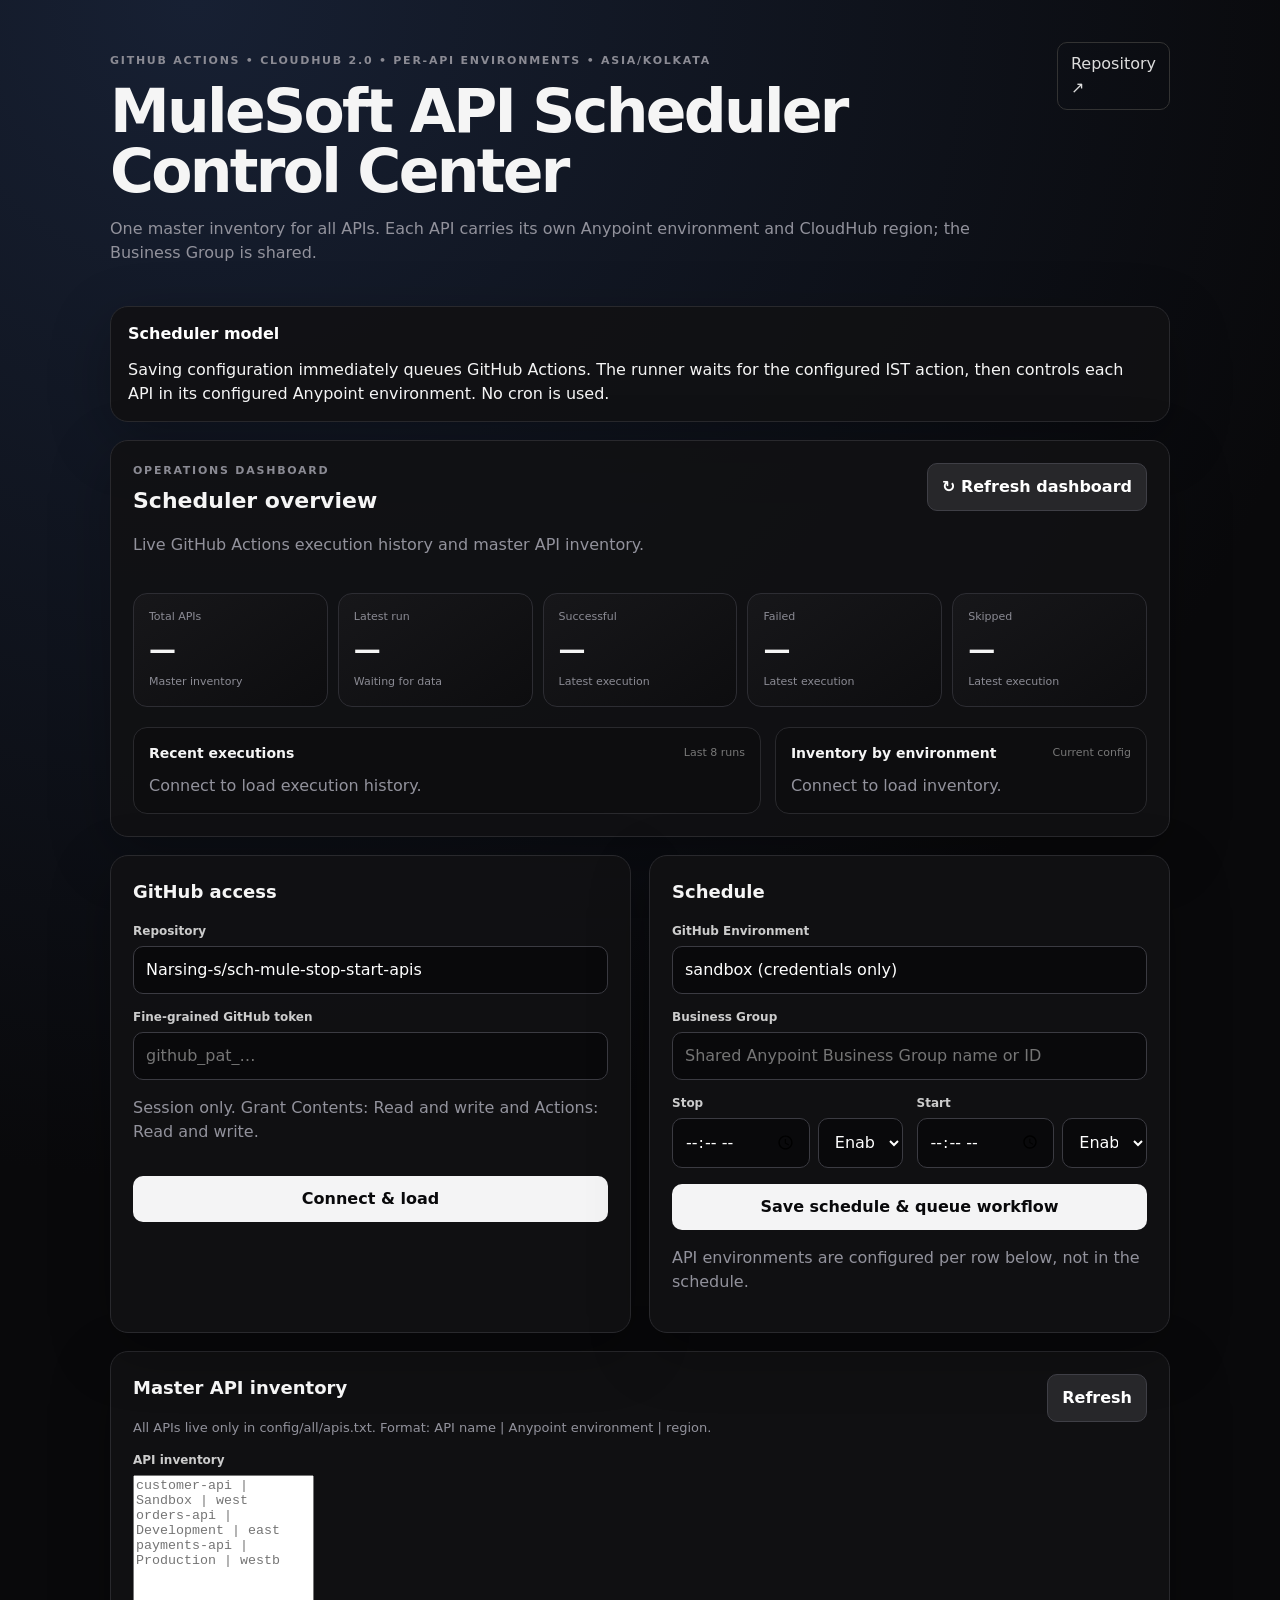
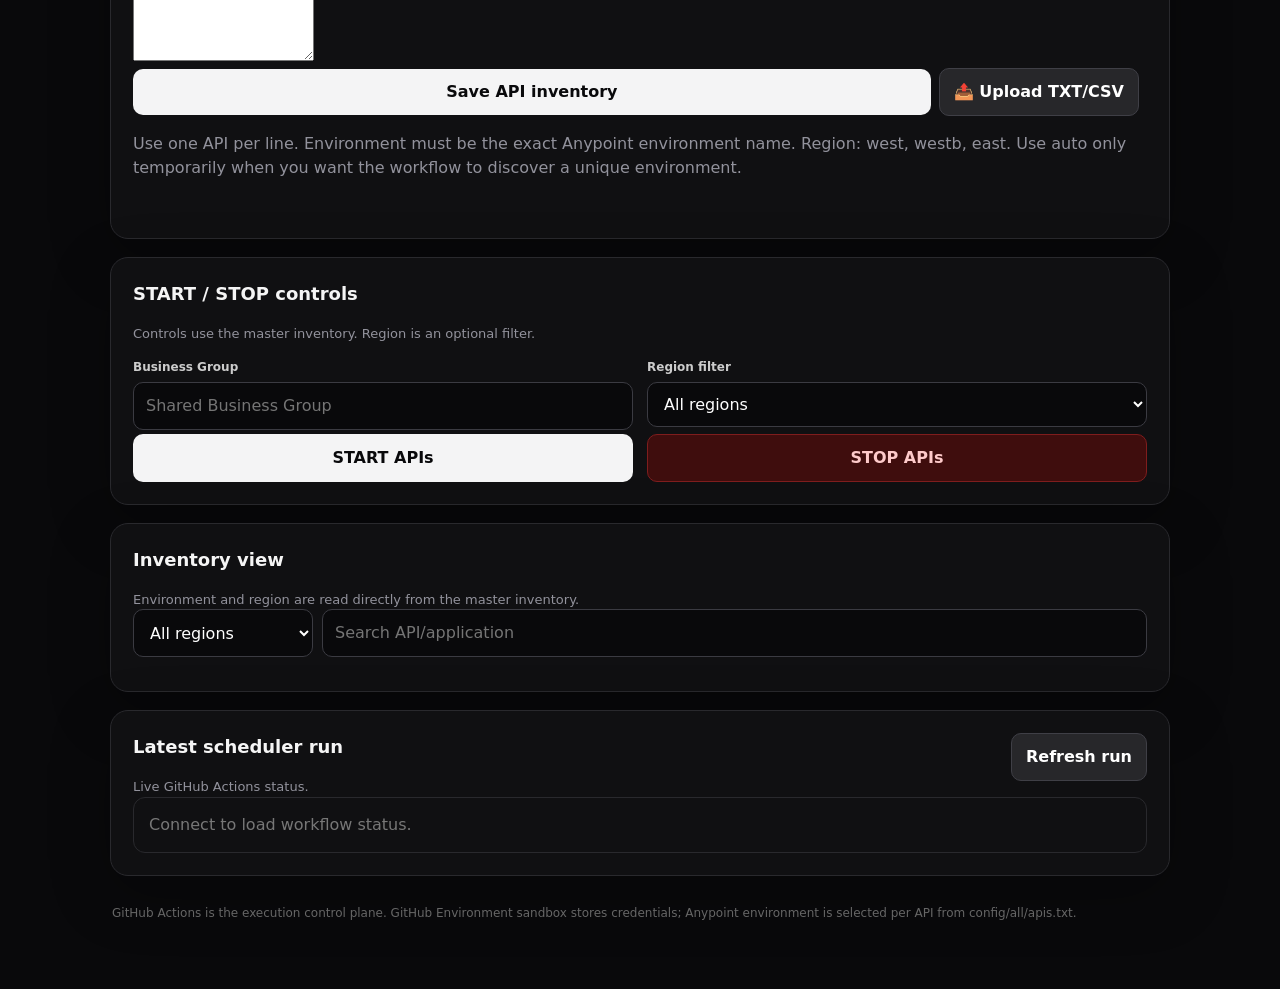
<file: index.html>
<!doctype html>
<html lang="en">
<head><meta charset="utf-8"><meta name="viewport" content="width=device-width,initial-scale=1">
<title>MuleSoft API Scheduler Control Center</title><meta name="description" content="MuleSoft CloudHub start stop scheduler">
<link rel="stylesheet" href="./styles.css"></head>
<body><main class="shell">
<header><div><p class="eyebrow">GITHUB ACTIONS • CLOUDHUB 2.0 • PER-API ENVIRONMENTS • ASIA/KOLKATA</p><h1>MuleSoft API Scheduler Control Center</h1><p class="sub">One master inventory for all APIs. Each API carries its own Anypoint environment and CloudHub region; the Business Group is shared.</p></div><a href="https://github.com/Narsing-s/sch-mule-stop-start-apis" target="_blank" rel="noreferrer">Repository ↗</a></header>
<section class="notice"><b>Scheduler model</b><span>Saving configuration immediately queues GitHub Actions. The runner waits for the configured IST action, then controls each API in its configured Anypoint environment. No cron is used.</span></section>
<section class="dashboard card">
<div class="dashboardHead"><div><div class="eyebrow">OPERATIONS DASHBOARD</div><h2>Scheduler overview</h2><p class="muted">Live GitHub Actions execution history and master API inventory.</p></div><button id="refreshDashboard" class="secondary">↻ Refresh dashboard</button></div>
<div class="dashStats">
<div class="dashStat"><span>Total APIs</span><b id="dashTotal">—</b><small>Master inventory</small></div>
<div class="dashStat"><span>Latest run</span><b id="dashLatest">—</b><small id="dashLatestMeta">Waiting for data</small></div>
<div class="dashStat"><span>Successful</span><b id="dashSuccess">—</b><small>Latest execution</small></div>
<div class="dashStat"><span>Failed</span><b id="dashFailed">—</b><small>Latest execution</small></div>
<div class="dashStat"><span>Skipped</span><b id="dashSkipped">—</b><small>Latest execution</small></div>
</div>
<div class="dashboardGrid">
<div class="dashPanel"><div class="panelTitle"><h3>Recent executions</h3><span>Last 8 runs</span></div><div id="runHistory" class="runHistory"><div class="muted">Connect to load execution history.</div></div></div>
<div class="dashPanel"><div class="panelTitle"><h3>Inventory by environment</h3><span>Current config</span></div><div id="envBreakdown" class="envBreakdown"><div class="muted">Connect to load inventory.</div></div></div>
</div>
</section><section class="grid">
<article class="card"><h2>GitHub access</h2><label>Repository</label><input id="repo" value="Narsing-s/sch-mule-stop-start-apis"><label>Fine-grained GitHub token</label><input id="token" type="password" placeholder="github_pat_…"><p class="hint">Session only. Grant Contents: Read and write and Actions: Read and write.</p><button id="connect">Connect & load</button><div id="msg" class="status"></div></article>
<article class="card"><h2>Schedule</h2><div><label>GitHub Environment</label><input value="sandbox (credentials only)" disabled></div><div><label>Business Group</label><input id="scheduleBg" placeholder="Shared Anypoint Business Group name or ID"></div>
<div class="two"><div><label>Stop</label><div class="inline"><input id="stopTime" type="time"><select id="stopEnabled"><option value="true">Enabled</option><option value="false">Disabled</option></select></div></div><div><label>Start</label><div class="inline"><input id="startTime" type="time"><select id="startEnabled"><option value="true">Enabled</option><option value="false">Disabled</option></select></div></div></div>
<button id="save">Save schedule & queue workflow</button><p class="hint">API environments are configured per row below, not in the schedule.</p></article></section>
<section class="card"><div class="sectionHead"><div><h2>Master API inventory</h2><p class="muted">All APIs live only in config/all/apis.txt. Format: API name | Anypoint environment | region.</p></div><button id="refresh" class="secondary">Refresh</button></div>
<label>API inventory</label><textarea id="apiNames" rows="12" placeholder="customer-api | Sandbox | west&#10;orders-api | Development | east&#10;payments-api | Production | westb"></textarea>
<div class="configActions"><button id="saveApis">Save API inventory</button><input id="apiFile" type="file" accept=".txt,.csv,text/plain,text/csv"><button id="uploadApis" class="secondary">📤 Upload TXT/CSV</button></div>
<p class="hint">Use one API per line. Environment must be the exact Anypoint environment name. Region: west, westb, east. Use auto only temporarily when you want the workflow to discover a unique environment.</p><div id="apiConfigMsg" class="status"></div></section>
<section class="card"><div class="sectionHead"><div><h2>START / STOP controls</h2><p class="muted">Controls use the master inventory. Region is an optional filter.</p></div></div><div class="two"><div><label>Business Group</label><input id="controlBg" placeholder="Shared Business Group"></div><div><label>Region filter</label><select id="controlRegion"><option value="all">All regions</option><option value="west">West</option><option value="westb">WestB</option><option value="east">East</option></select></div></div><div class="two actionPair"><button id="startScope">START APIs</button><button class="danger" id="stopScope">STOP APIs</button></div></section>
<section class="card"><div class="sectionHead"><div><h2>Inventory view</h2><p class="muted">Environment and region are read directly from the master inventory.</p></div></div><div class="inventoryFilters"><select id="inventoryRegion"><option value="all">All regions</option><option value="west">West</option><option value="westb">WestB</option><option value="east">East</option></select><input id="search" placeholder="Search API/application"></div><div id="inventory" class="inventory"></div></section>
<section class="card"><div class="sectionHead"><div><h2>Latest scheduler run</h2><p class="muted">Live GitHub Actions status.</p></div><button id="refreshRun" class="secondary">Refresh run</button></div><div id="run" class="run empty">Connect to load workflow status.</div></section>
<footer>GitHub Actions is the execution control plane. GitHub Environment sandbox stores credentials; Anypoint environment is selected per API from config/all/apis.txt.</footer>
</main><script src="./app.js"></script></body></html>
</file>
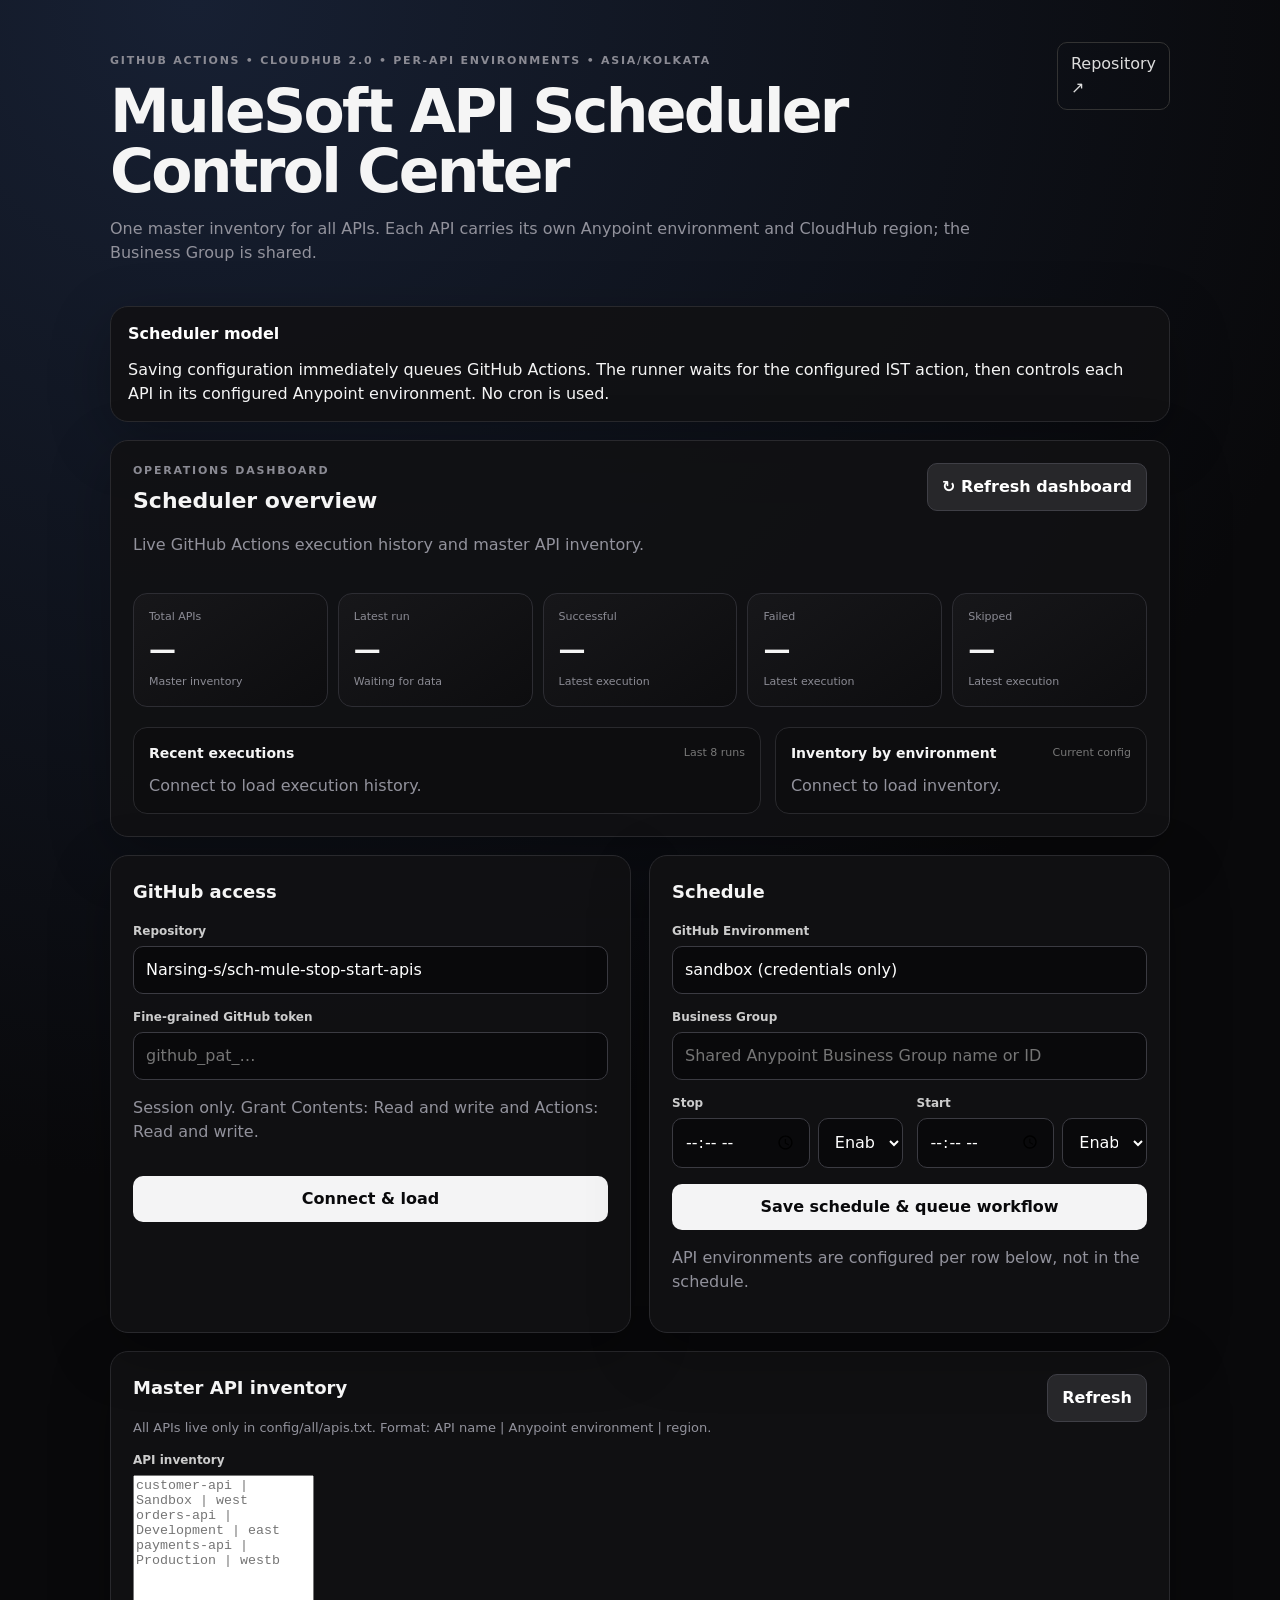
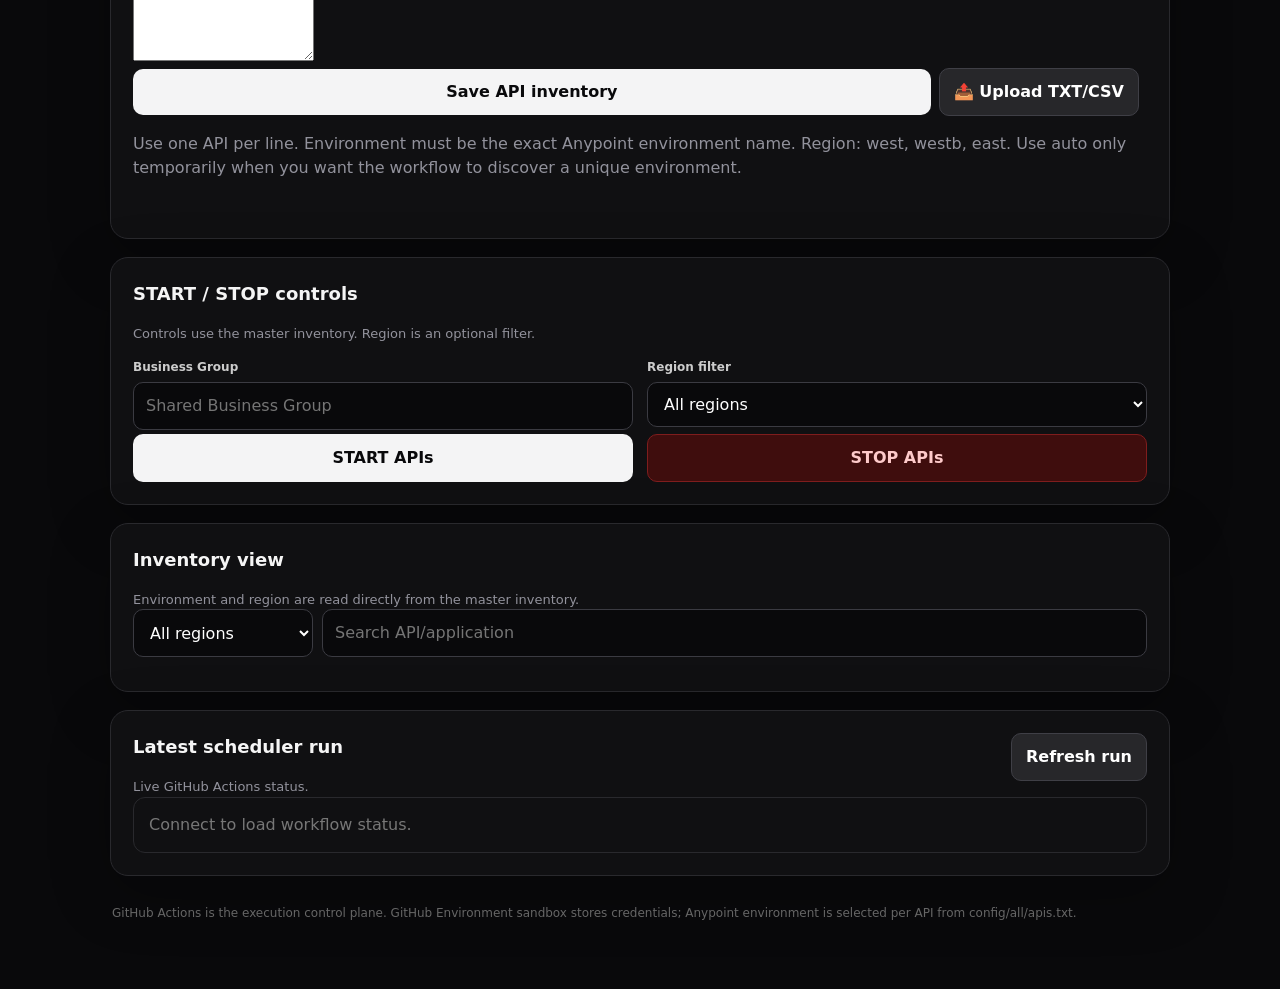
<file: ui/index.html>
<!doctype html>
<html lang="en"><head><meta charset="utf-8"><meta name="viewport" content="width=device-width,initial-scale=1"><meta http-equiv="refresh" content="0; url=../index.html"><title>MuleSoft Scheduler</title></head>
<body><p>This UI has been consolidated. <a href="../index.html">Open the canonical MuleSoft Scheduler Control Center</a>.</p></body></html>
</file>
<file: styles.css>
:root{font-family:Inter,system-ui,-apple-system,Segoe UI,sans-serif;color:#f5f5f5;background:#09090b;line-height:1.5}*{box-sizing:border-box}body{margin:0;background:radial-gradient(circle at 15% 0,#172033 0,#09090b 42%)}.shell{max-width:1100px;margin:auto;padding:42px 20px}header{display:flex;justify-content:space-between;gap:20px;align-items:flex-start}header a{color:#ddd;text-decoration:none;border:1px solid #333;border-radius:10px;padding:9px 13px}.eyebrow{font-size:11px;letter-spacing:.16em;color:#8b8b94;font-weight:800}h1{font-size:clamp(36px,6vw,60px);line-height:1;margin:8px 0 14px;letter-spacing:-.045em}.sub,.muted,.hint{color:#92929c}.notice,.card{background:#111113e8;border:1px solid #29292d;border-radius:18px;box-shadow:0 18px 60px #0004}.notice{margin:25px 0 18px;padding:15px 17px;display:flex;gap:12px;flex-wrap:wrap}.notice b{color:#fff}.grid{display:grid;grid-template-columns:1fr 1fr;gap:18px}.card{padding:22px;margin-bottom:18px}h2{font-size:18px;margin:0 0 17px}label{display:block;font-size:12px;color:#ccc;font-weight:700;margin:14px 0 6px}input,select{width:100%;padding:11px 12px;background:#09090b;color:#fff;border:1px solid #3b3b42;border-radius:10px;font:inherit}button{width:100%;padding:11px 14px;margin-top:16px;border:0;border-radius:10px;background:#f4f4f5;color:#09090b;font:inherit;font-weight:800;cursor:pointer}.secondary{width:auto;margin:0;background:#27272a;color:#fff;border:1px solid #3f3f46}.two{display:grid;grid-template-columns:1fr 1fr;gap:14px}.inline{display:grid;grid-template-columns:1fr 1fr;gap:8px}.status{margin-top:12px;padding:10px;border-radius:9px;min-height:18px;font-size:13px}.ok{background:#052e1a;color:#bbf7d0}.err{background:#3f0d0d;color:#fecaca}.info{background:#172033;color:#dbeafe}.stats{display:grid;grid-template-columns:repeat(5,1fr);gap:9px;margin-bottom:15px}.stats div{background:#09090b;border:1px solid #29292d;border-radius:11px;padding:12px}.stats b{display:block;font-size:24px}.stats span{font-size:11px;color:#777}.inventory{margin-top:12px;display:grid;grid-template-columns:repeat(3,1fr);gap:8px}.api{padding:10px 12px;border:1px solid #29292d;border-radius:10px;background:#0d0d0f}.api small{display:block;color:#777}.run{border:1px solid #29292d;border-radius:12px;padding:15px}.run strong{font-size:16px}.empty{color:#777}.sectionHead{display:flex;justify-content:space-between;gap:15px;align-items:flex-start}.sectionHead p{margin:3px 0 0;font-size:13px}footer{color:#666;font-size:12px;padding:10px 2px 25px}code{color:#ddd}@media(max-width:760px){header,.sectionHead{display:block}header a{display:inline-block;margin-top:15px}.grid{grid-template-columns:1fr}.two,.stats{grid-template-columns:1fr 1fr}.inventory{grid-template-columns:1fr}.secondary{margin-top:12px}}.controlGrid{display:grid;grid-template-columns:repeat(4,1fr);gap:12px}.controlGroup{border:1px solid #29292d;border-radius:12px;padding:13px;background:#0d0d0f}.controlGroup h3{margin:0;font-size:14px}.controlGroup button{margin-top:10px}.danger{background:#3f0d0d!important;color:#fecaca!important;border:1px solid #7f1d1d!important}.regionControls{display:flex;align-items:center;gap:12px;margin-top:16px}.regionControls select{max-width:180px}.tabs{display:flex;gap:7px;margin:14px 0 10px;overflow:auto}.tabs button{width:auto;margin:0;background:#18181b;color:#bbb;border:1px solid #333}.tabs button.active{background:#f4f4f5;color:#09090b}.inventoryFilters{display:grid;grid-template-columns:180px 1fr;gap:9px}.api{display:flex;justify-content:space-between;align-items:center;gap:10px}.apiActions{display:flex;gap:6px}.apiActions button{width:auto;margin:0;padding:7px 9px;font-size:11px}.apiActions .danger{background:#3f0d0d!important}@media(max-width:760px){.controlGrid{grid-template-columns:1fr 1fr}.regionControls,.inventoryFilters{display:block}.regionControls select,.inventoryFilters>*{max-width:none;margin-bottom:8px}}
.apiEditor{display:grid;grid-template-columns:1fr 1fr;gap:0 14px}.apiEditor>label,.apiEditor>textarea,.apiEditor>.hint,.apiEditor>#saveApis,.apiEditor>#apiMsg{grid-column:1/-1}.apiEditor textarea{resize:vertical;min-height:130px}.editorRow label{margin-top:0}.actionPair{margin-top:4px}.actionPair button{margin-top:0}@media(max-width:760px){.apiEditor{display:block}.apiEditor>*{margin-bottom:9px}.actionPair{display:grid;grid-template-columns:1fr 1fr}}
.uploadMatrix{display:grid;gap:18px}.uploadGroup{border:1px solid #29292d;border-radius:15px;background:#0d0d0f;padding:15px}.uploadGroupTitle{display:flex;justify-content:space-between;align-items:center;margin-bottom:12px;font-weight:900}.uploadGroupTitle small{color:#777;font-weight:500}.regionGrid{display:grid;grid-template-columns:repeat(4,1fr);gap:10px}.uploadCell{border:1px solid #29292d;border-radius:12px;padding:12px;background:#09090b}.cellHead{display:flex;justify-content:space-between;gap:8px;align-items:center;margin-bottom:10px}.cellHead span{font-size:11px;color:#777}.uploadCell input[type=file]{font-size:12px;padding:8px}.uploadHint{font-size:11px;color:#777;margin:7px 0}.saveUpload{font-size:12px;padding:9px;margin-top:5px}.uploadStatus{font-size:11px;min-height:18px;margin-top:8px}.uploadStatus.ok{color:#bbf7d0}.uploadStatus.err{color:#fecaca}.uploadStatus.info{color:#dbeafe}@media(max-width:900px){.regionGrid{grid-template-columns:1fr 1fr}}@media(max-width:600px){.regionGrid{grid-template-columns:1fr}}.uploadBanner{display:flex;align-items:center;gap:12px;border:1px dashed #52525b;border-radius:12px;padding:13px 15px;margin:0 0 16px;background:#0b0b0d}.uploadBanner span{font-size:22px}.uploadBanner b{display:block;font-size:13px}.uploadBanner small{display:block;color:#777;font-size:11px;margin-top:2px}.uploadButton{margin-top:0;background:#27272a;color:#fff;border:1px solid #52525b;font-size:12px;padding:9px}.apiFileInput{position:absolute;width:1px;height:1px;opacity:0;pointer-events:none}.selectedFile{font-size:11px;color:#a1a1aa;white-space:nowrap;overflow:hidden;text-overflow:ellipsis;margin-top:7px;min-height:16px}.apiConfigGrid{display:grid;grid-template-columns:1fr 1fr;gap:14px}.apiConfigGrid+label{margin-top:14px}.apiConfigGrid~textarea{width:100%;resize:vertical;min-height:130px}.configActions{display:grid;grid-template-columns:1fr auto auto;gap:8px;align-items:center}.configActions button{margin-top:0}.configActions input[type=file]{display:none}@media(max-width:760px){.apiConfigGrid{grid-template-columns:1fr}.configActions{grid-template-columns:1fr}.configActions button{width:100%}}\n.dashboard{padding:24px}.dashboardHead{display:flex;justify-content:space-between;gap:15px;align-items:flex-start}.dashboardHead h2{font-size:22px;margin:5px 0}.dashStats{display:grid;grid-template-columns:repeat(5,1fr);gap:10px;margin:20px 0}.dashStat{background:linear-gradient(145deg,#17171a,#0d0d0f);border:1px solid #2d2d33;border-radius:14px;padding:15px}.dashStat span,.dashStat small{display:block;color:#8b8b94;font-size:11px}.dashStat b{display:block;font-size:27px;letter-spacing:-.03em;margin:4px 0}.dashboardGrid{display:grid;grid-template-columns:1.35fr .8fr;gap:14px}.dashPanel{border:1px solid #29292d;border-radius:14px;background:#0d0d0f;padding:15px}.panelTitle{display:flex;justify-content:space-between;align-items:center;margin-bottom:10px}.panelTitle h3{margin:0;font-size:14px}.panelTitle span{font-size:11px;color:#777}.historyRow{display:flex;align-items:center;gap:11px;padding:11px 7px;border-top:1px solid #242428;text-decoration:none;color:#f5f5f5}.historyRow:first-child{border-top:0}.historyMain{flex:1;min-width:0}.historyMain b,.historyMain small{display:block;overflow:hidden;text-overflow:ellipsis;white-space:nowrap}.historyMain b{font-size:12px}.historyMain small{font-size:10px;color:#777;margin-top:2px}.runBadge{min-width:48px;text-align:center;border-radius:999px;padding:5px 7px;font-size:9px;font-weight:900}.runBadge.good,.historyState.good{color:#bbf7d0;background:#052e1a}.runBadge.bad,.historyState.bad{color:#fecaca;background:#3f0d0d}.runBadge.live,.historyState.live{color:#dbeafe;background:#172033}.runBadge.neutral,.historyState.neutral{color:#d4d4d8;background:#27272a}.historyState{font-size:9px;font-weight:800;border-radius:999px;padding:5px 8px;text-transform:uppercase}.envRow{padding:11px 2px;border-top:1px solid #242428}.envRow:first-child{border-top:0}.envRow b{font-size:12px}.envRow small{display:block;color:#777;font-size:10px}.envBar{height:5px;background:#27272a;border-radius:99px;margin-top:8px;overflow:hidden}.envBar i{display:block;height:100%;background:#a1a1aa;border-radius:99px}@media(max-width:900px){.dashStats{grid-template-columns:repeat(3,1fr)}.dashboardGrid{grid-template-columns:1fr}}@media(max-width:600px){.dashboard{padding:17px}.dashboardHead{display:block}.dashStats{grid-template-columns:1fr 1fr}.dashStat:last-child{grid-column:1/-1}.historyState{display:none}}
</file>
